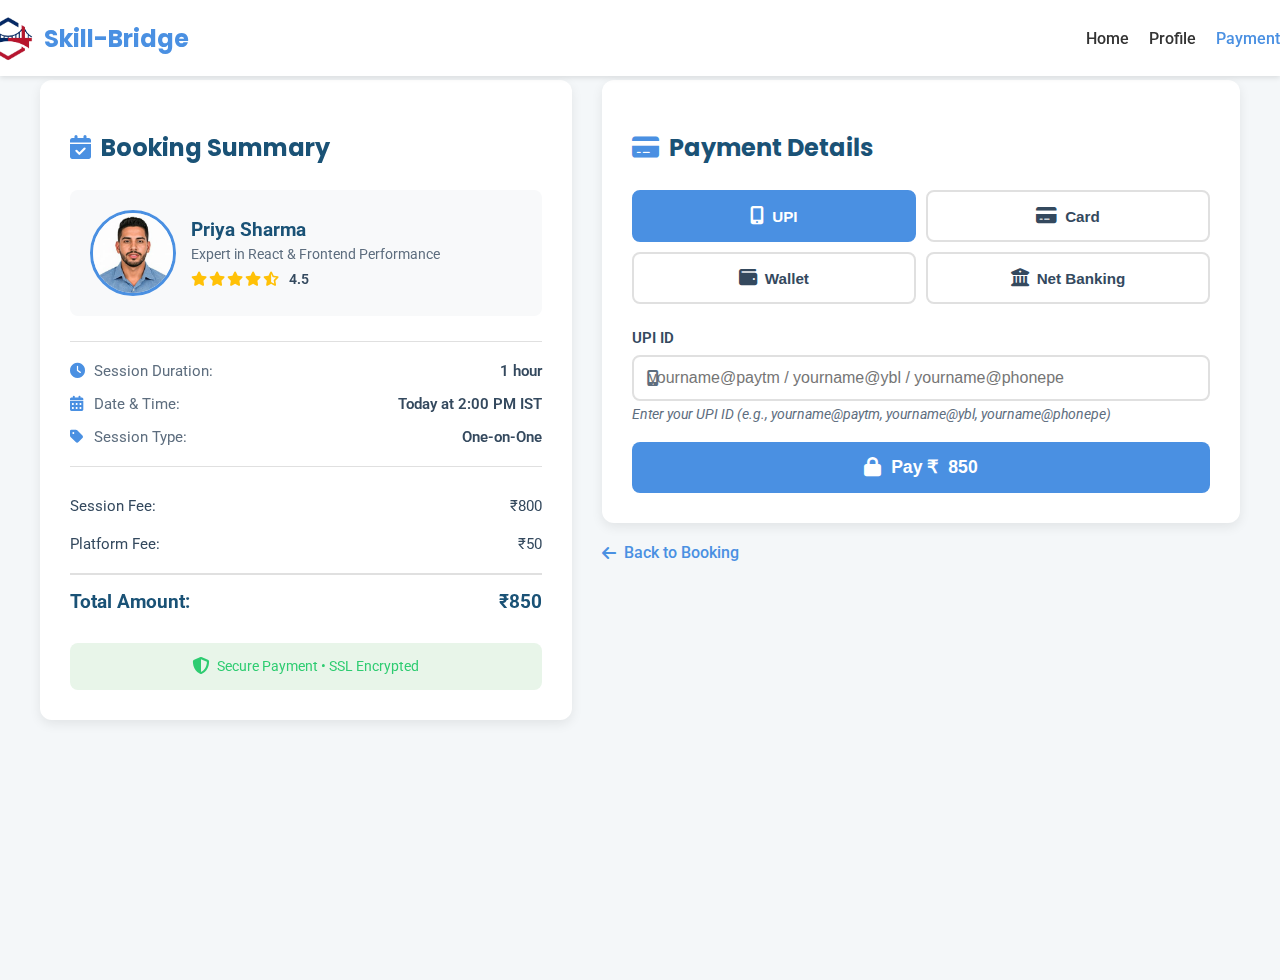
<file: payment.html>
<!DOCTYPE html>
<html lang="en">
<head>
  <meta charset="UTF-8" />
  <meta name="viewport" content="width=device-width, initial-scale=1.0"/>
  <title>Payment - Skill-Bridge</title>
  <link rel="stylesheet" href="https://cdnjs.cloudflare.com/ajax/libs/font-awesome/6.5.0/css/all.min.css">
  <link href="https://fonts.googleapis.com/css2?family=Poppins:wght@500;600&family=Roboto:wght@400;500;700&display=swap" rel="stylesheet">
  <link rel="stylesheet" href="css/style.css"> 
  <link rel="stylesheet" href="css/payment.css"> 
</head>
<body>

<header class="navbar">
  <div class="container">
    <div class="logo">
      <img src="assets/images/SB_logo.png" alt="Skill-Bridge Logo" class="logo-img">
      Skill-Bridge
    </div>
    <nav>
      <ul class="nav-links">
        <li><a href="index.html">Home</a></li>
        <li><a href="student-profile.html">Profile</a></li>
        <li><a href="#" class="active">Payment</a></li>
      </ul>
      <button class="hamburger" aria-label="Toggle menu">
        <span></span><span></span><span></span>
      </button>
    </nav>
  </div>
</header>

<div class="payment-container">
  
  <!-- Left Side: Booking Summary -->
  <div class="booking-summary">
    <div class="summary-card">
      <h2><i class="fas fa-calendar-check"></i> Booking Summary</h2>
      
      <div class="mentor-info-summary">
        <img id="mentor-img-summary" src="" alt="Mentor" class="mentor-img-summary">
        <div class="mentor-details-summary">
          <h3 id="mentor-name-summary">Priya Sharma</h3>
          <p id="mentor-skill-summary">Expert in React & Frontend Performance</p>
          <div class="rating-summary">
            <i class="fas fa-star"></i><i class="fas fa-star"></i><i class="fas fa-star"></i><i class="fas fa-star"></i><i class="fas fa-star-half-alt"></i>
            <span id="mentor-rating-summary">4.5</span>
          </div>
        </div>
      </div>

      <div class="session-details">
        <div class="detail-row">
          <span class="detail-label"><i class="fas fa-clock"></i> Session Duration:</span>
          <span class="detail-value" id="session-duration">1 hour</span>
        </div>
        <div class="detail-row">
          <span class="detail-label"><i class="fas fa-calendar-alt"></i> Date & Time:</span>
          <span class="detail-value" id="session-datetime">Today at 2:00 PM IST</span>
        </div>
        <div class="detail-row">
          <span class="detail-label"><i class="fas fa-tag"></i> Session Type:</span>
          <span class="detail-value" id="session-type">One-on-One</span>
        </div>
      </div>

      <div class="pricing-breakdown">
        <div class="price-row">
          <span>Session Fee:</span>
          <span id="session-price">₹800</span>
        </div>
        <div class="price-row">
          <span>Platform Fee:</span>
          <span id="platform-fee">₹50</span>
        </div>
        <div class="price-row total">
          <span>Total Amount:</span>
          <span id="total-amount">₹850</span>
        </div>
      </div>

      <div class="security-badge">
        <i class="fas fa-shield-alt"></i>
        <span>Secure Payment • SSL Encrypted</span>
      </div>
    </div>
  </div>

  <!-- Right Side: Payment Form -->
  <div class="payment-form-section">
    <div class="payment-card">
      <h2><i class="fas fa-credit-card"></i> Payment Details</h2>
      
      <!-- Payment Method Selection -->
      <div class="payment-methods">
        <button class="payment-method-btn active" data-method="upi">
          <i class="fas fa-mobile-alt"></i> UPI
        </button>
        <button class="payment-method-btn" data-method="card">
          <i class="fas fa-credit-card"></i> Card
        </button>
        <button class="payment-method-btn" data-method="wallet">
          <i class="fas fa-wallet"></i> Wallet
        </button>
        <button class="payment-method-btn" data-method="netbanking">
          <i class="fas fa-university"></i> Net Banking
        </button>
      </div>

      <!-- UPI Payment Form -->
      <form id="payment-form-upi" class="payment-form active" data-payment-type="upi">
        <div class="form-group">
          <label for="upi-id">UPI ID</label>
          <div class="input-with-icon">
            <i class="fas fa-mobile-alt"></i>
            <input type="text" id="upi-id" placeholder="yourname@paytm / yourname@ybl / yourname@phonepe" required>
          </div>
          <small class="form-hint">Enter your UPI ID (e.g., yourname@paytm, yourname@ybl, yourname@phonepe)</small>
        </div>
        <button type="submit" class="pay-now-btn">
          <i class="fas fa-lock"></i> Pay ₹<span id="pay-amount-upi">850</span>
        </button>
      </form>

      <!-- Card Payment Form -->
      <form id="payment-form" class="payment-form" data-payment-type="card" style="display: none;">
        <div class="form-group">
          <label for="card-number">Card Number</label>
          <div class="input-with-icon">
            <i class="fas fa-credit-card"></i>
            <input type="text" id="card-number" placeholder="1234 5678 9012 3456" maxlength="19" required>
          </div>
        </div>

        <div class="form-row">
          <div class="form-group">
            <label for="expiry-date">Expiry Date</label>
            <input type="text" id="expiry-date" placeholder="MM/YY" maxlength="5" required>
          </div>
          <div class="form-group">
            <label for="cvv">CVV</label>
            <input type="text" id="cvv" placeholder="123" maxlength="4" required>
          </div>
        </div>

        <div class="form-group">
          <label for="cardholder-name">Cardholder Name</label>
          <input type="text" id="cardholder-name" placeholder="Enter cardholder name" required>
        </div>

        <button type="submit" class="pay-now-btn">
          <i class="fas fa-lock"></i> Pay ₹<span id="pay-amount">850</span>
        </button>
      </form>

      <!-- Wallet Payment Form -->
      <form id="payment-form-wallet" class="payment-form" data-payment-type="wallet" style="display: none;">
        <div class="form-group">
          <label>Select Digital Wallet</label>
          <div class="wallet-options">
            <label class="wallet-option">
              <input type="radio" name="wallet" value="paytm" checked>
              <div class="wallet-icon paytm-icon">P</div>
              <span>Paytm</span>
            </label>
            <label class="wallet-option">
              <input type="radio" name="wallet" value="phonepe">
              <div class="wallet-icon phonepe-icon">PP</div>
              <span>PhonePe</span>
            </label>
            <label class="wallet-option">
              <input type="radio" name="wallet" value="gpay">
              <div class="wallet-icon gpay-icon">G</div>
              <span>Google Pay</span>
            </label>
            <label class="wallet-option">
              <input type="radio" name="wallet" value="amazonpay">
              <div class="wallet-icon amazonpay-icon">A</div>
              <span>Amazon Pay</span>
            </label>
          </div>
        </div>
        <button type="submit" class="pay-now-btn">
          <i class="fas fa-lock"></i> Pay ₹<span id="pay-amount-wallet">850</span>
        </button>
      </form>

      <!-- Net Banking Form -->
      <form id="payment-form-netbanking" class="payment-form" data-payment-type="netbanking" style="display: none;">
        <div class="form-group">
          <label for="bank-select">Select Bank</label>
          <select id="bank-select" class="bank-select" required>
            <option value="">Choose your bank</option>
            <option value="sbi">State Bank of India (SBI)</option>
            <option value="hdfc">HDFC Bank</option>
            <option value="icici">ICICI Bank</option>
            <option value="axis">Axis Bank</option>
            <option value="kotak">Kotak Mahindra Bank</option>
            <option value="pnb">Punjab National Bank (PNB)</option>
            <option value="bob">Bank of Baroda</option>
            <option value="canara">Canara Bank</option>
            <option value="union">Union Bank of India</option>
            <option value="indian">Indian Bank</option>
          </select>
        </div>
        <button type="submit" class="pay-now-btn">
          <i class="fas fa-lock"></i> Pay ₹<span id="pay-amount-netbanking">850</span>
        </button>
      </form>

      <div class="form-error" id="payment-error"></div>
    </div>

    <!-- Back Button -->
    <a href="student-profile.html" class="back-link">
      <i class="fas fa-arrow-left"></i> Back to Booking
    </a>
  </div>

</div>

<!-- Success Modal -->
<div id="success-modal" class="modal" style="display: none;">
  <div class="modal-content">
    <div class="success-icon">
      <i class="fas fa-check-circle"></i>
    </div>
    <h2>Payment Successful!</h2>
    <p>Your session has been booked successfully.</p>
    <div class="booking-id">
      <strong>Booking ID:</strong> <span id="booking-id">SB-2025-001234</span>
    </div>
    <div class="modal-actions">
      <a href="student-profile.html" class="btn primary">Go to Dashboard</a>
      <button class="btn secondary" onclick="closeModal()">Close</button>
    </div>
  </div>
</div>

<script src="js/main.js"></script>
<script src="js/payment.js"></script>
</body>
</html>
</file>
<file: css/payment.css>
:root {
    --primary-color: #1A5276;
    --accent-color: #4A90E2;
    --success-color: #2ECC71;
    --warning-color: #E74C3C;
    --background-light: #F4F7F9;
    --card-light: #FFFFFF;
    --text-dark: #34495E;
    --text-muted: #5D6D7E;
    --border-light: #E0E0E0;
    --shadow-subtle: 0 2px 4px rgba(0, 0, 0, 0.05);
    --shadow-lift: 0 4px 12px rgba(0, 0, 0, 0.08);
}

body {
    background-color: var(--background-light);
    font-family: 'Roboto', sans-serif;
    color: var(--text-dark);
    margin: 0;
    padding: 0;
    min-height: 100vh;
}

.payment-container {
    max-width: 1200px;
    margin: 80px auto 40px;
    padding: 0 20px;
    display: grid;
    grid-template-columns: 1fr 1.2fr;
    gap: 30px;
}

/* Booking Summary Card */
.booking-summary {
    position: sticky;
    top: 100px;
    height: fit-content;
}

.summary-card {
    background: var(--card-light);
    border-radius: 12px;
    padding: 30px;
    box-shadow: var(--shadow-lift);
}

.summary-card h2 {
    font-family: 'Poppins', sans-serif;
    color: var(--primary-color);
    margin-bottom: 25px;
    font-size: 1.5em;
    display: flex;
    align-items: center;
    gap: 10px;
}

.summary-card h2 i {
    color: var(--accent-color);
}

.mentor-info-summary {
    display: flex;
    align-items: center;
    padding: 20px;
    background: #F8F9FA;
    border-radius: 8px;
    margin-bottom: 25px;
}

.mentor-img-summary {
    width: 80px;
    height: 80px;
    border-radius: 50%;
    object-fit: cover;
    border: 3px solid var(--accent-color);
    margin-right: 15px;
}

.mentor-details-summary h3 {
    margin: 0 0 5px 0;
    color: var(--primary-color);
    font-size: 1.2em;
}

.mentor-details-summary p {
    margin: 0 0 8px 0;
    color: var(--text-muted);
    font-size: 0.9em;
}

.rating-summary {
    color: #FFC107;
    font-size: 0.9em;
}

.rating-summary i {
    margin-right: 2px;
}

.rating-summary span {
    color: var(--text-dark);
    margin-left: 5px;
    font-weight: 600;
}

.session-details {
    border-top: 1px solid var(--border-light);
    border-bottom: 1px solid var(--border-light);
    padding: 20px 0;
    margin: 20px 0;
}

.detail-row {
    display: flex;
    justify-content: space-between;
    align-items: center;
    margin-bottom: 15px;
}

.detail-row:last-child {
    margin-bottom: 0;
}

.detail-label {
    color: var(--text-muted);
    font-size: 0.95em;
    display: flex;
    align-items: center;
    gap: 8px;
}

.detail-label i {
    color: var(--accent-color);
    width: 16px;
}

.detail-value {
    color: var(--text-dark);
    font-weight: 600;
    font-size: 0.95em;
}

.pricing-breakdown {
    margin: 20px 0;
}

.price-row {
    display: flex;
    justify-content: space-between;
    padding: 10px 0;
    color: var(--text-dark);
    font-size: 0.95em;
}

.price-row.total {
    border-top: 2px solid var(--border-light);
    margin-top: 10px;
    padding-top: 15px;
    font-size: 1.2em;
    font-weight: 700;
    color: var(--primary-color);
}

.security-badge {
    display: flex;
    align-items: center;
    justify-content: center;
    gap: 8px;
    padding: 15px;
    background: #E8F5E9;
    border-radius: 8px;
    color: var(--success-color);
    font-size: 0.9em;
    margin-top: 20px;
}

.security-badge i {
    font-size: 1.2em;
}

/* Payment Form Section */
.payment-form-section {
    display: flex;
    flex-direction: column;
    gap: 20px;
}

.payment-card {
    background: var(--card-light);
    border-radius: 12px;
    padding: 30px;
    box-shadow: var(--shadow-lift);
}

.payment-card h2 {
    font-family: 'Poppins', sans-serif;
    color: var(--primary-color);
    margin-bottom: 25px;
    font-size: 1.5em;
    display: flex;
    align-items: center;
    gap: 10px;
}

.payment-card h2 i {
    color: var(--accent-color);
}

/* Payment Method Buttons */
.payment-methods {
    display: grid;
    grid-template-columns: repeat(2, 1fr);
    gap: 10px;
    margin-bottom: 25px;
}

.payment-method-btn {
    flex: 1;
    padding: 15px;
    border: 2px solid var(--border-light);
    background: var(--card-light);
    border-radius: 8px;
    cursor: pointer;
    font-size: 0.95em;
    font-weight: 600;
    color: var(--text-dark);
    transition: all 0.3s;
    display: flex;
    align-items: center;
    justify-content: center;
    gap: 8px;
}

.payment-method-btn:hover {
    border-color: var(--accent-color);
    background: #F0F7FF;
}

.payment-method-btn.active {
    border-color: var(--accent-color);
    background: var(--accent-color);
    color: white;
}

.payment-method-btn i {
    font-size: 1.2em;
}

/* Payment Form */
.payment-form {
    display: none;
}

.payment-form.active {
    display: block;
}

.form-group {
    margin-bottom: 20px;
}

.form-group label {
    display: block;
    margin-bottom: 8px;
    color: var(--text-dark);
    font-weight: 600;
    font-size: 0.95em;
}

.input-with-icon {
    position: relative;
}

.input-with-icon i {
    position: absolute;
    left: 15px;
    top: 50%;
    transform: translateY(-50%);
    color: var(--text-muted);
}

.input-with-icon input {
    padding-left: 45px;
}

.form-group input {
    width: 100%;
    padding: 12px 15px;
    border: 2px solid var(--border-light);
    border-radius: 8px;
    font-size: 1em;
    transition: all 0.3s;
    box-sizing: border-box;
    background: var(--card-light);
    color: var(--text-dark);
}

.form-group input:focus {
    outline: none;
    border-color: var(--accent-color);
    box-shadow: 0 0 0 3px rgba(74, 144, 226, 0.15);
}

.form-hint {
    display: block;
    margin-top: 5px;
    font-size: 0.85em;
    color: var(--text-muted);
    font-style: italic;
}

.bank-select {
    width: 100%;
    padding: 12px 15px;
    border: 2px solid var(--border-light);
    border-radius: 8px;
    font-size: 1em;
    transition: all 0.3s;
    box-sizing: border-box;
    background: var(--card-light);
    color: var(--text-dark);
    cursor: pointer;
}

.bank-select:focus {
    outline: none;
    border-color: var(--accent-color);
    box-shadow: 0 0 0 3px rgba(74, 144, 226, 0.15);
}

.form-row {
    display: grid;
    grid-template-columns: 1fr 1fr;
    gap: 15px;
}

/* Wallet Options */
.wallet-options {
    display: flex;
    flex-direction: column;
    gap: 10px;
}

.wallet-option {
    display: flex;
    align-items: center;
    padding: 15px;
    border: 2px solid var(--border-light);
    border-radius: 8px;
    cursor: pointer;
    transition: all 0.3s;
}

.wallet-option:hover {
    border-color: var(--accent-color);
    background: #F0F7FF;
}

.wallet-option input[type="radio"] {
    margin-right: 15px;
    width: auto;
    cursor: pointer;
}

.wallet-option input[type="radio"]:checked + img + span {
    color: var(--accent-color);
    font-weight: 600;
}

.wallet-icon {
    width: 40px;
    height: 40px;
    margin-right: 15px;
    border-radius: 8px;
    display: flex;
    align-items: center;
    justify-content: center;
    font-weight: 700;
    font-size: 0.9em;
    color: white;
}

.paytm-icon {
    background: linear-gradient(135deg, #00BAF2 0%, #00B8F2 100%);
}

.phonepe-icon {
    background: linear-gradient(135deg, #5F259F 0%, #7B2CBF 100%);
}

.gpay-icon {
    background: linear-gradient(135deg, #4285F4 0%, #34A853 100%);
}

.amazonpay-icon {
    background: linear-gradient(135deg, #FF9900 0%, #FFB84D 100%);
}

.wallet-option span {
    font-weight: 500;
    color: var(--text-dark);
}

/* Pay Now Button */
.pay-now-btn {
    width: 100%;
    padding: 15px;
    background: var(--accent-color);
    color: white;
    border: none;
    border-radius: 8px;
    font-size: 1.1em;
    font-weight: 600;
    cursor: pointer;
    transition: all 0.3s;
    margin-top: 10px;
    display: flex;
    align-items: center;
    justify-content: center;
    gap: 10px;
}

.pay-now-btn:hover {
    background: #3978B4;
    transform: translateY(-2px);
    box-shadow: 0 4px 12px rgba(74, 144, 226, 0.3);
}

.pay-now-btn i {
    font-size: 1.1em;
}

/* Error Message */
.form-error {
    color: var(--warning-color);
    font-size: 0.9em;
    margin-top: 15px;
    padding: 10px;
    background: #FDECEC;
    border-radius: 6px;
    display: none;
}

.form-error.show {
    display: block;
}

/* Back Link */
.back-link {
    display: inline-flex;
    align-items: center;
    gap: 8px;
    color: var(--accent-color);
    text-decoration: none;
    font-weight: 500;
    transition: color 0.3s;
}

.back-link:hover {
    color: var(--primary-color);
}

/* Success Modal */
.modal {
    position: fixed;
    top: 0;
    left: 0;
    width: 100%;
    height: 100%;
    background: rgba(0, 0, 0, 0.5);
    display: flex;
    align-items: center;
    justify-content: center;
    z-index: 10000;
}

.modal-content {
    background: var(--card-light);
    padding: 40px;
    border-radius: 12px;
    text-align: center;
    max-width: 500px;
    box-shadow: var(--shadow-lift);
}

.success-icon {
    font-size: 4em;
    color: var(--success-color);
    margin-bottom: 20px;
}

.modal-content h2 {
    font-family: 'Poppins', sans-serif;
    color: var(--primary-color);
    margin-bottom: 15px;
}

.modal-content p {
    color: var(--text-muted);
    margin-bottom: 20px;
}

.booking-id {
    background: #F8F9FA;
    padding: 15px;
    border-radius: 8px;
    margin: 20px 0;
    color: var(--text-dark);
}

.booking-id strong {
    color: var(--primary-color);
}

.modal-actions {
    display: flex;
    gap: 15px;
    justify-content: center;
    margin-top: 25px;
}

.modal-actions .btn {
    padding: 12px 25px;
    border-radius: 8px;
    text-decoration: none;
    font-weight: 600;
    transition: all 0.3s;
    border: none;
    cursor: pointer;
}

.modal-actions .btn.primary {
    background: var(--accent-color);
    color: white;
}

.modal-actions .btn.primary:hover {
    background: #3978B4;
}

.modal-actions .btn.secondary {
    background: #E0E0E0;
    color: var(--text-dark);
}

.modal-actions .btn.secondary:hover {
    background: #D0D0D0;
}

/* Responsive Design */
@media (max-width: 992px) {
    .payment-container {
        grid-template-columns: 1fr;
    }

    .booking-summary {
        position: static;
    }
}

@media (max-width: 768px) {
    .payment-container {
        margin-top: 70px;
        padding: 0 15px;
    }

    .summary-card,
    .payment-card {
        padding: 20px;
    }

    .form-row {
        grid-template-columns: 1fr;
    }

    .payment-methods {
        grid-template-columns: 1fr;
    }

    .modal-content {
        padding: 30px 20px;
        margin: 20px;
    }

    .modal-actions {
        flex-direction: column;
    }
}
</file>
<file: css/style.css>
/* Fonts & Reset */
body {
    margin: 0;
    font-family: 'Roboto', sans-serif;
    color: #333;
    background-color: #F5F7FA;
}

/* Navbar */
.navbar {
    background-color: white;
    padding: 8px 0;
    box-shadow: 0 2px 5px rgba(0,0,0,0.1);
    position: fixed;
    width: 100%;
    top: 0;
    z-index: 999;
}

.navbar .container {
    display: flex;
    justify-content: space-between;
    align-items: center;
    padding: 0 30px; 
    
    
}


.navbar .logo {
    font-family: 'Poppins', sans-serif;
    font-size: 1.5em;
    font-weight: bold;
    color: #4A90E2;
    
}



.logo-img {
    height: 60px; 
    width: auto; 
    vertical-align: middle; 
    margin-right: 2px;
    
}

.logo {
    display: flex;
    align-items: center; 
    font-size: 1.5em; 
    font-weight: bold;
    margin-left:-120px;
    margin-top: auto;
    margin-bottom: auto;
    margin-right: auto;
}

.navbar ul {
    list-style: none;
    display: flex;
    gap: 20px;
    margin-left:auto;
    margin-top: auto;
    margin-bottom: auto;
    margin-right: -90px;
}
.navbar a {
    text-decoration: none;
    color: #333;
    font-weight: 500;
}
.navbar a.active, 
.navbar a:hover {
    color: #4A90E2;
}

/* Hero */
.hero {
    background: linear-gradient(rgba(74,144,226,0.8), rgba(74,144,226,0.8)), url('../assets/images/hero-bg.jpg') center/cover no-repeat;
    color: white;
    height: 80vh;
    display: flex;
    align-items: center;
    justify-content: center;
    text-align: center;
    padding: 0 20px;
}
.hero h1 {
    font-family: 'Poppins', sans-serif;
    font-size: 3em;
    margin-bottom: 10px;
}
.hero p {
    font-size: 1.2em;
    margin-bottom: 20px;
}
.btn {
    padding: 10px 20px;
    border-radius: 8px;
    text-decoration: none;
    transition: 0.3s;
}
.btn.primary {
    background-color: #4A90E2;
    color: white;
}
.btn.secondary {
    background-color: #4A90E2;
    color: white;
}
.btn:hover {
    transform: scale(1.05);
    background-color: #50E3C2;
}

/* Sections */
.container {
    max-width: 1100px;
    margin: auto;
    padding: 60px 20px;
}

/* Mentor Cards */
.mentor-cards {
    display: flex;
    gap: 20px;
    flex-wrap: wrap;
    justify-content: center;
}
/* Rating stars */
.rating i {
    color: gold;
    font-size: 1.1em;
    margin-right: 2px;
    padding-bottom: 5px;
}

.card {
    background: white;
    padding: 15px;
    border-radius: 8px;
    box-shadow: 0 2px 8px rgba(0,0,0,0.1);
    text-align: center;
    width: 250px;
    transition: transform 0.3s ease;
}
.card img {
     width: 200px;
    height: 200px;
    border-radius: 50%;
    object-fit: cover;
   border: 5px solid #0371b6;
    
}
.card:hover {
    transform: translateY(-5px);
}




/* How It Works */
.steps {
    display: flex;
    gap: 20px;
    justify-content: center;
    flex-wrap: wrap;
}
.step {
    background: white;
    padding: 20px;
    text-align: center;
    border-radius: 8px;
    width: 300px;
}
.step:hover {
    transform: translateY(-5px);
}
.step img {
    width: 50px;
    margin-bottom: 10px;
}

/* Testimonials */
.testimonials {
    background: #FF6F61;
    color: white;
    text-align: center;
    padding: 60px 20px;
}
.testimonial-carousel {
    display: flex;
    gap: 20px;
    justify-content: center;
    flex-wrap: wrap;
}
.testimonial {
    max-width: 400px;
}

/* Footer */
footer {
    background: #1A1A1A;
    color: white;
    padding: 20px 0;
    text-align: center;
}
.footer-links {
    display: flex;
    justify-content: center;
    gap: 25px;
    padding: 10px 0 0;
}
.footer-links a {
    text-decoration: none;
    color: #50E3C2;
}

/* Smooth scroll */
html {
    scroll-behavior: smooth;
}

/* Fade-in animation */
.fade-in {
    opacity: 0;
    transform: translateY(30px);
    transition: all 0.8s ease-out;
}
.fade-in.visible {
    opacity: 1;
    transform: translateY(0);
}

/* Smooth hover scaling already exists for .btn, .card */

/* Extra hover for icons in How It Works */
.step:hover img {
    transform: scale(1.1);
    transition: transform 0.9s ease;
}

/* Subtle hero text animation */
.hero h1 {
    animation: slideUp 1s ease forwards;
}
.hero p {
    animation: fadeDelay 1.5s ease forwards;
}
@keyframes slideUp {
    from { transform: translateY(20px); opacity: 0; }
    to   { transform: translateY(0); opacity: 1; }
}
@keyframes fadeDelay {
    from { opacity: 0; }
    to   { opacity: 1; }
}
/* Show hamburger ONLY on mobile */
.hamburger {
    display: none; /* Hidden by default for big screens */
/* Tablet Layout */
}
@media (max-width: 992px) {
    .mentor-cards, .steps, .testimonial-carousel {
        flex-direction: column;
        align-items: center;
    }
    .mentor-cards .card, .step {
        width: 80%;
    }
}

/* Mobile Layout */
@media (max-width: 600px) {
    .navbar ul {
        display: none; /* Could be replaced with a hamburger menu */
    }
    .hero h1 { font-size: 2em; }
    .hero p { font-size: 1em; }
    .btn { padding: 8px 16px; font-size: 0.9em; }
    .container { padding: 40px 15px; }
    .mentor-cards .card img { height: 150px; }
}
/* Hide original nav links on mobile */
@media (max-width: 600px) {
    .nav-links {
        display: none;
        flex-direction: column;
        background: white;
        position: absolute;
        top: 60px;
        right: 20px;
        width: 200px;
        border-radius: 8px;
        box-shadow: 0 2px 8px rgba(0,0,0,0.2);
        padding: 10px 0;
        z-index: 1000;
    }
    .nav-links.show {
        display: flex;
    }
    .nav-links li {
        margin: 10px 0;
        text-align: center;
    }
    .hamburger {
        display: flex;
        flex-direction: column;
        justify-content: space-around;
        width: 25px;
        height: 20px;
        background: transparent;
        border: none;
        cursor: pointer;
    }
    .hamburger span {
        width: 100%;
        height: 3px;
        background: #4A90E2;
        border-radius: 2px;
        transition: all 0.3s;
    }
    /* Hamburger animation */
.hamburger.active span:nth-child(1) {
    transform: rotate(45deg) translate(5px, 5px);
}

.hamburger.active span:nth-child(2) {
    opacity: 0;
}

.hamburger.active span:nth-child(3) {
    transform: rotate(-45deg) translate(5px, -5px);
}

.hamburger span {
    transition: all 0.3s ease;
}

}
</file>
